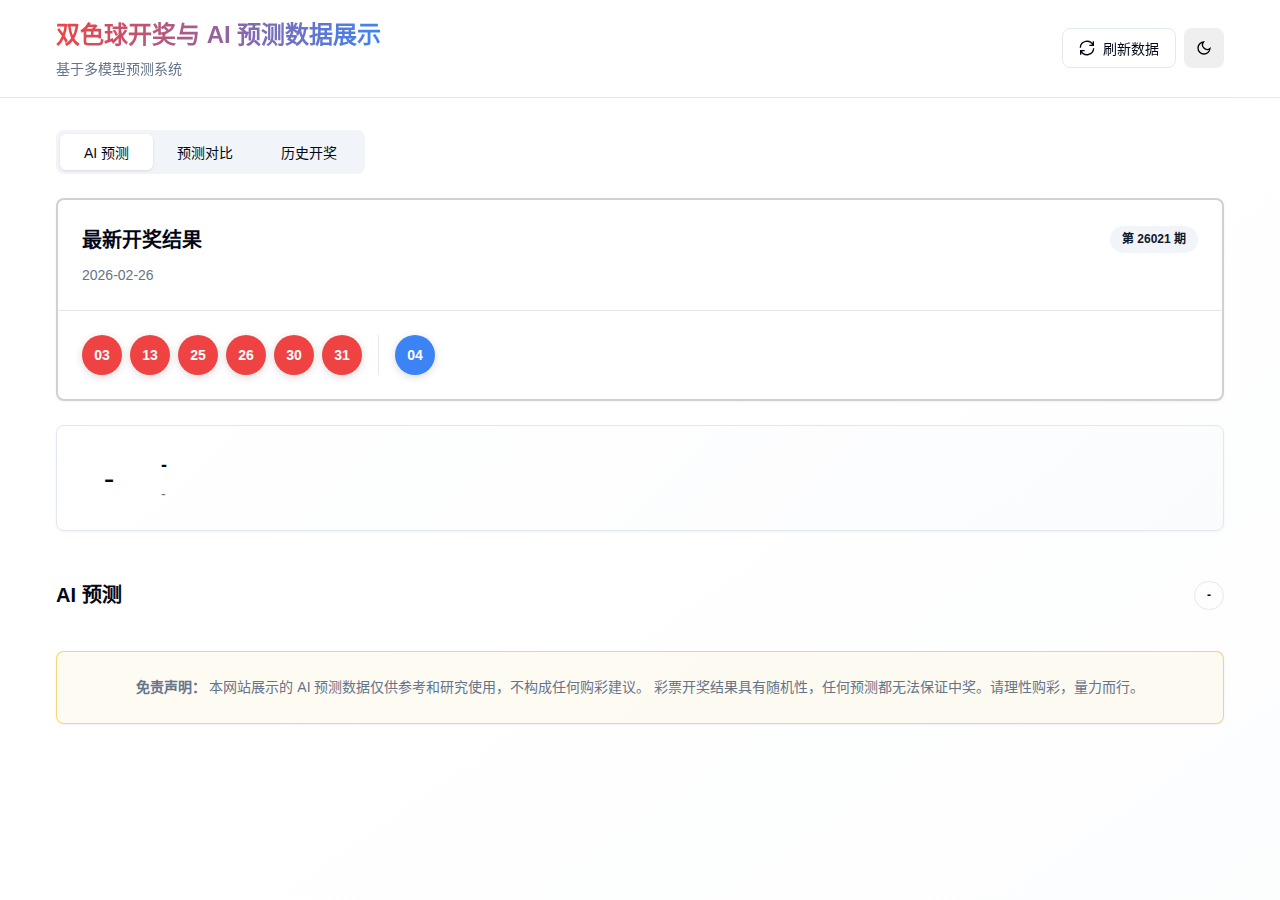
<file: index.html>
<!DOCTYPE html>
<html lang="zh-CN">
<head>
    <meta charset="UTF-8">
    <meta name="viewport" content="width=device-width, initial-scale=1.0">
    <title>双色球开奖与 AI 预测数据展示</title>
    <link rel="stylesheet" href="css/style.css">
</head>
<body class="light-theme">
    <!-- 加载动画 -->
    <div id="loadingScreen" class="loading-screen">
        <div class="loading-spinner"></div>
        <p class="loading-text">加载数据中...</p>
    </div>

    <div id="mainApp" class="main-app" style="display: none;">
        <!-- Header -->
        <header class="header">
            <div class="container">
                <div class="header-content">
                    <div class="header-left">
                        <h1 class="app-title">
                            <span class="gradient-text">双色球开奖与 AI 预测数据展示</span>
                        </h1>
                        <p class="app-subtitle">基于多模型预测系统</p>
                    </div>
                    <div class="header-actions">
                        <button class="btn btn-outline" id="btnRefresh">
                            <svg class="icon" viewBox="0 0 24 24" fill="none" stroke="currentColor">
                                <path d="M21.5 2v6h-6M2.5 22v-6h6M2 11.5a10 10 0 0 1 18.8-4.3M22 12.5a10 10 0 0 1-18.8 4.2"/>
                            </svg>
                            刷新数据
                        </button>
                        <button class="btn btn-icon" id="btnTheme" title="切换主题">
                            <svg class="icon sun-icon" viewBox="0 0 24 24" fill="none" stroke="currentColor">
                                <circle cx="12" cy="12" r="5"/>
                                <line x1="12" y1="1" x2="12" y2="3"/>
                                <line x1="12" y1="21" x2="12" y2="23"/>
                                <line x1="4.22" y1="4.22" x2="5.64" y2="5.64"/>
                                <line x1="18.36" y1="18.36" x2="19.78" y2="19.78"/>
                                <line x1="1" y1="12" x2="3" y2="12"/>
                                <line x1="21" y1="12" x2="23" y2="12"/>
                                <line x1="4.22" y1="19.78" x2="5.64" y2="18.36"/>
                                <line x1="18.36" y1="5.64" x2="19.78" y2="4.22"/>
                            </svg>
                            <svg class="icon moon-icon" viewBox="0 0 24 24" fill="none" stroke="currentColor">
                                <path d="M21 12.79A9 9 0 1 1 11.21 3 7 7 0 0 0 21 12.79z"/>
                            </svg>
                        </button>
                    </div>
                </div>
            </div>
        </header>

        <main class="main-content">
            <div class="container">
                <!-- Tabs -->
                <div class="tabs">
                    <div class="tabs-list">
                        <button class="tab-trigger active" data-tab="predictions">AI 预测</button>
                        <button class="tab-trigger" data-tab="predictions-history">预测对比</button>
                        <button class="tab-trigger" data-tab="history">历史开奖</button>
                    </div>

                    <!-- AI Predictions Tab -->
                    <div class="tab-content active" data-tab="predictions">
                        <!-- Latest Result Card -->
                        <div class="card latest-result-card" id="latestResultCard">
                            <div class="card-header">
                                <div class="card-title-group">
                                    <h2 class="card-title">最新开奖结果</h2>
                                    <span class="badge badge-secondary" id="latestPeriod">-</span>
                                </div>
                                <p class="card-description" id="latestDate">-</p>
                            </div>
                            <div class="card-content">
                                <div class="balls-container" id="latestBalls"></div>
                            </div>
                        </div>

                        <!-- Prediction Status Card -->
                        <div class="card prediction-status-card" id="predictionStatusCard">
                            <div class="card-content">
                                <div class="prediction-status" id="predictionStatus">
                                    <div class="status-icon" id="statusIcon">-</div>
                                    <div class="status-info">
                                        <h3 class="status-text" id="statusText">-</h3>
                                        <p class="status-description" id="statusDescription">-</p>
                                    </div>
                                </div>
                            </div>
                        </div>

                        <!-- Model Selector -->
                        <div class="model-selector" id="modelSelector"></div>

                        <!-- Predictions Grid -->
                        <div class="predictions-section">
                            <div class="section-header">
                                <h2 class="section-title" id="currentModelName">AI 预测</h2>
                                <span class="badge badge-outline" id="targetPeriod">-</span>
                            </div>
                            <div class="predictions-grid" id="predictionsGrid"></div>
                        </div>
                    </div>

                    <!-- Predictions History Tab -->
                    <div class="tab-content" data-tab="predictions-history">
                        <div class="card">
                            <div class="card-header">
                                <h2 class="card-title">历史预测对比</h2>
                                <p class="card-description">查看历史期号的预测结果与实际开奖对比，分析预测准确度</p>
                            </div>
                            <div class="card-content">
                                <div id="predictionsHistoryContainer"></div>
                            </div>
                        </div>
                    </div>

                    <!-- History Tab -->
                    <div class="tab-content" data-tab="history">
                        <div class="card">
                            <div class="card-header">
                                <h2 class="card-title">历史开奖记录</h2>
                                <p class="card-description" id="historyLastUpdate">-</p>
                            </div>
                            <div class="card-content">
                                <div class="history-list" id="historyList"></div>
                            </div>
                        </div>
                    </div>
                </div>

                <!-- Disclaimer -->
                <div class="card disclaimer-card">
                    <div class="card-content">
                        <p class="disclaimer-text">
                            <strong>免责声明：</strong>
                            本网站展示的 AI 预测数据仅供参考和研究使用，不构成任何购彩建议。
                            彩票开奖结果具有随机性，任何预测都无法保证中奖。请理性购彩，量力而行。
                        </p>
                    </div>
                </div>
            </div>
        </main>
    </div>

    <!-- 引入 JavaScript 模块 -->
    <script src="js/data-loader.js"></script>
    <script src="js/components.js"></script>
    <script src="js/app.js"></script>
</body>
</html>
</file>
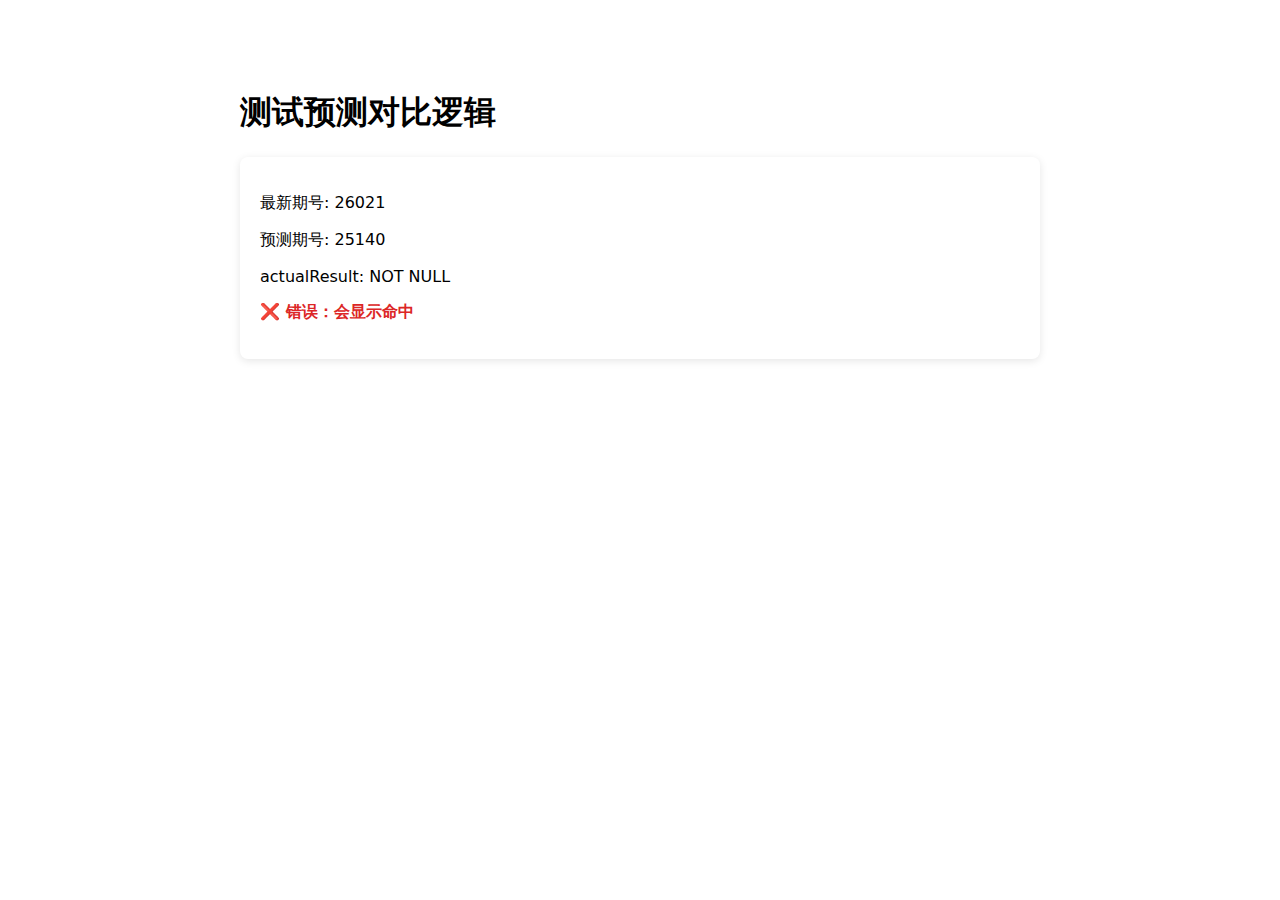
<file: test_frontend.html>
<!DOCTYPE html>
<html>
<head>
    <meta charset="UTF-8">
    <title>测试</title>
    <style>
        body { font-family: system-ui; max-width: 800px; margin: 50px auto; padding: 20px; }
        .result { background: white; padding: 20px; border-radius: 8px; box-shadow: 0 2px 8px rgba(0,0,0,0.1); }
        .success { color: #16a34a; font-weight: bold; }
        .error { color: #dc2626; font-weight: bold; }
    </style>
</head>
<body>
    <h1>测试预测对比逻辑</h1>
    <div class="result" id="result">加载中...</div>
    <script>
        async function test() {
            const result = document.getElementById('result');
            const lottery = await fetch('/data/lottery_history.json').then(r => r.json());
            const predictions = await fetch('/data/ai_predictions.json').then(r => r.json());
            
            const targetPeriod = predictions.target_period;
            const latestPeriod = lottery.data[0].period;
            
            let actualResult = null;
            if (lottery.data && lottery.data.length > 0) {
                if (parseInt(targetPeriod) <= parseInt(latestPeriod)) {
                    actualResult = lottery.data.find(item => item.period === targetPeriod);
                }
            }
            
            const isCorrect = !actualResult;
            result.innerHTML = '<p>最新期号: ' + latestPeriod + '</p>' +
                '<p>预测期号: ' + targetPeriod + '</p>' +
                '<p>actualResult: ' + (actualResult ? 'NOT NULL' : 'null') + '</p>' +
                '<p class="' + (isCorrect ? 'success' : 'error') + '">' +
                (isCorrect ? '✅ 正确：不会显示命中' : '❌ 错误：会显示命中') + '</p>';
        }
        test();
    </script>
</body>
</html>
</file>
<file: css/style.css>
/* ==================== CSS Variables ==================== */
:root {
    /* Light Theme Colors */
    --background: 0 0% 100%;
    --foreground: 222.2 84% 4.9%;
    --card: 0 0% 100%;
    --card-foreground: 222.2 84% 4.9%;
    --popover: 0 0% 100%;
    --popover-foreground: 222.2 84% 4.9%;
    --primary: 222.2 47.4% 11.2%;
    --primary-foreground: 210 40% 98%;
    --secondary: 210 40% 96.1%;
    --secondary-foreground: 222.2 47.4% 11.2%;
    --muted: 210 40% 96.1%;
    --muted-foreground: 215.4 16.3% 46.9%;
    --accent: 210 40% 96.1%;
    --accent-foreground: 222.2 47.4% 11.2%;
    --destructive: 0 84.2% 60.2%;
    --destructive-foreground: 210 40% 98%;
    --border: 214.3 31.8% 91.4%;
    --input: 214.3 31.8% 91.4%;
    --ring: 222.2 84% 4.9%;
    --radius: 0.5rem;

    /* Custom Colors */
    --red-ball: 0 84% 60%;
    --blue-ball: 217 91% 60%;
    --yellow-highlight: 45 93% 47%;
}

.dark-theme {
    --background: 222.2 84% 4.9%;
    --foreground: 210 40% 98%;
    --card: 222.2 84% 4.9%;
    --card-foreground: 210 40% 98%;
    --popover: 222.2 84% 4.9%;
    --popover-foreground: 210 40% 98%;
    --primary: 210 40% 98%;
    --primary-foreground: 222.2 47.4% 11.2%;
    --secondary: 217.2 32.6% 17.5%;
    --secondary-foreground: 210 40% 98%;
    --muted: 217.2 32.6% 17.5%;
    --muted-foreground: 215 20.2% 65.1%;
    --accent: 217.2 32.6% 17.5%;
    --accent-foreground: 210 40% 98%;
    --destructive: 0 62.8% 30.6%;
    --destructive-foreground: 210 40% 98%;
    --border: 217.2 32.6% 17.5%;
    --input: 217.2 32.6% 17.5%;
    --ring: 212.7 26.8% 83.9%;
}

/* ==================== Global Styles ==================== */
* {
    margin: 0;
    padding: 0;
    box-sizing: border-box;
}

body {
    font-family: -apple-system, BlinkMacSystemFont, 'Segoe UI', 'PingFang SC', 'Hiragino Sans GB',
                 'Microsoft YaHei', 'Helvetica Neue', Helvetica, Arial, sans-serif;
    background: hsl(var(--background));
    color: hsl(var(--foreground));
    line-height: 1.6;
    min-height: 100vh;
    transition: background-color 0.3s ease, color 0.3s ease;
}

.main-app {
    min-height: 100vh;
    background: linear-gradient(to bottom right,
        hsl(var(--background)),
        hsl(var(--background)),
        hsl(var(--muted) / 0.2));
}

.container {
    max-width: 1200px;
    margin: 0 auto;
    padding: 0 1rem;
}

/* ==================== Loading Screen ==================== */
.loading-screen {
    position: fixed;
    inset: 0;
    background: hsl(var(--background));
    display: flex;
    flex-direction: column;
    align-items: center;
    justify-content: center;
    z-index: 9999;
}

.loading-spinner {
    width: 2rem;
    height: 2rem;
    border: 3px solid hsl(var(--muted));
    border-top-color: hsl(var(--primary));
    border-radius: 50%;
    animation: spin 0.8s linear infinite;
}

@keyframes spin {
    to { transform: rotate(360deg); }
}

.loading-text {
    margin-top: 1rem;
    color: hsl(var(--muted-foreground));
}

/* ==================== Header ==================== */
.header {
    border-bottom: 1px solid hsl(var(--border));
    background: hsl(var(--background) / 0.95);
    backdrop-filter: blur(10px);
    position: sticky;
    top: 0;
    z-index: 50;
}

.header-content {
    display: flex;
    align-items: center;
    justify-content: space-between;
    padding: 1rem 0;
    gap: 1rem;
}

.header-left {
    flex: 1;
}

.app-title {
    font-size: 1.5rem;
    font-weight: 700;
    margin-bottom: 0.25rem;
}

.gradient-text {
    background: linear-gradient(to right, hsl(var(--red-ball)), hsl(var(--blue-ball)));
    -webkit-background-clip: text;
    background-clip: text;
    -webkit-text-fill-color: transparent;
}

.app-subtitle {
    font-size: 0.875rem;
    color: hsl(var(--muted-foreground));
}

.header-actions {
    display: flex;
    gap: 0.5rem;
}

/* ==================== Buttons ==================== */
.btn {
    display: inline-flex;
    align-items: center;
    justify-content: center;
    gap: 0.5rem;
    padding: 0.5rem 1rem;
    border-radius: var(--radius);
    font-size: 0.875rem;
    font-weight: 500;
    border: none;
    cursor: pointer;
    transition: all 0.2s ease;
    white-space: nowrap;
}

.btn-outline {
    background: hsl(var(--background));
    color: hsl(var(--foreground));
    border: 1px solid hsl(var(--border));
}

.btn-outline:hover {
    background: hsl(var(--accent));
}

.btn-primary {
    background: hsl(var(--primary));
    color: hsl(var(--primary-foreground));
}

.btn-primary:hover {
    opacity: 0.9;
}

.btn-icon {
    width: 2.5rem;
    height: 2.5rem;
    padding: 0.5rem;
}

.icon {
    width: 1rem;
    height: 1rem;
    stroke-width: 2;
}

/* Theme Toggle Icons */
.light-theme .sun-icon { display: none; }
.light-theme .moon-icon { display: block; }
.dark-theme .sun-icon { display: block; }
.dark-theme .moon-icon { display: none; }

/* ==================== Main Content ==================== */
.main-content {
    padding: 2rem 0;
}

/* ==================== Tabs ==================== */
.tabs {
    margin-bottom: 1.5rem;
}

.tabs-list {
    display: inline-flex;
    background: hsl(var(--muted));
    border-radius: var(--radius);
    padding: 0.25rem;
    margin-bottom: 1.5rem;
}

.tab-trigger {
    padding: 0.5rem 1.5rem;
    border: none;
    background: transparent;
    color: hsl(var(--foreground));
    font-size: 0.875rem;
    font-weight: 500;
    cursor: pointer;
    border-radius: calc(var(--radius) - 0.125rem);
    transition: all 0.2s ease;
}

.tab-trigger:hover {
    background: hsl(var(--background) / 0.5);
}

.tab-trigger.active {
    background: hsl(var(--background));
    box-shadow: 0 1px 3px rgba(0, 0, 0, 0.1);
}

.tab-content {
    display: none;
}

.tab-content.active {
    display: block;
    animation: fadeIn 0.3s ease;
}

@keyframes fadeIn {
    from { opacity: 0; transform: translateY(4px); }
    to { opacity: 1; transform: translateY(0); }
}

/* ==================== Cards ==================== */
.card {
    background: hsl(var(--card));
    border: 1px solid hsl(var(--border));
    border-radius: var(--radius);
    box-shadow: 0 1px 3px rgba(0, 0, 0, 0.05);
    margin-bottom: 1.5rem;
}

.card-header {
    padding: 1.5rem;
    border-bottom: 1px solid hsl(var(--border));
}

.card-title-group {
    display: flex;
    align-items: center;
    justify-content: space-between;
    margin-bottom: 0.5rem;
}

.card-title {
    font-size: 1.25rem;
    font-weight: 600;
    color: hsl(var(--card-foreground));
}

.card-description {
    font-size: 0.875rem;
    color: hsl(var(--muted-foreground));
}

.card-content {
    padding: 1.5rem;
}

.latest-result-card {
    border: 2px solid hsl(var(--primary) / 0.2);
}

.prediction-status-card {
    background: linear-gradient(135deg, hsl(var(--card)), hsl(var(--muted) / 0.3));
}

.disclaimer-card {
    border-color: hsl(var(--yellow-highlight) / 0.5);
    background: hsl(var(--yellow-highlight) / 0.05);
}

.disclaimer-text {
    font-size: 0.875rem;
    color: hsl(var(--muted-foreground));
    text-align: center;
    line-height: 1.6;
}

/* ==================== Prediction Status ==================== */
.next-draw-card {
    background: linear-gradient(135deg, hsl(var(--primary) / 0.05), hsl(var(--primary) / 0.1));
    border: 2px solid hsl(var(--primary) / 0.3);
}

.next-draw-info {
    display: flex;
    align-items: center;
    gap: 1.5rem;
}

.next-draw-icon {
    display: flex;
    align-items: center;
    justify-content: center;
    width: 4rem;
    height: 4rem;
    border-radius: 50%;
    background: linear-gradient(135deg, hsl(var(--primary)), hsl(var(--primary) / 0.8));
    font-size: 2rem;
    flex-shrink: 0;
    animation: pulse 2s ease-in-out infinite;
}

@keyframes pulse {
    0%, 100% {
        transform: scale(1);
        opacity: 1;
    }
    50% {
        transform: scale(1.05);
        opacity: 0.9;
    }
}

.next-draw-details {
    flex: 1;
}

.next-draw-title {
    font-size: 0.875rem;
    font-weight: 500;
    color: hsl(var(--muted-foreground));
    margin-bottom: 0.5rem;
}

.next-draw-period-date {
    display: flex;
    align-items: baseline;
    gap: 1rem;
    margin-bottom: 0.75rem;
}

.next-period {
    font-size: 1.5rem;
    font-weight: 700;
    color: hsl(var(--primary));
}

.next-date {
    font-size: 1rem;
    font-weight: 500;
    color: hsl(var(--foreground));
}

.prediction-availability {
    display: inline-flex;
    align-items: center;
    gap: 0.5rem;
    padding: 0.375rem 0.75rem;
    background: hsl(var(--primary) / 0.1);
    border-radius: 0.5rem;
    font-size: 0.875rem;
}

.prediction-availability.has-prediction {
    background: linear-gradient(135deg, #10b981, #059669);
    color: white;
}

.prediction-availability.no-prediction {
    background: linear-gradient(135deg, #f59e0b, #d97706);
    color: white;
}

.availability-icon {
    font-size: 1rem;
}

.availability-text {
    font-weight: 500;
}

.prediction-status {
    display: flex;
    align-items: center;
    gap: 1.5rem;
}

.status-icon {
    display: flex;
    align-items: center;
    justify-content: center;
    width: 3.5rem;
    height: 3.5rem;
    border-radius: 50%;
    font-size: 2rem;
    flex-shrink: 0;
    transition: transform 0.3s ease;
}

.status-icon:hover {
    transform: scale(1.1);
}

.status-info {
    flex: 1;
}

.status-text {
    font-size: 1.125rem;
    font-weight: 600;
    color: hsl(var(--foreground));
    margin-bottom: 0.25rem;
}

.status-description {
    font-size: 0.875rem;
    color: hsl(var(--muted-foreground));
    line-height: 1.5;
    margin: 0;
}

.prediction-status.status-未开奖 .status-icon {
    background: linear-gradient(135deg, hsl(142, 71%, 45%), hsl(142, 71%, 65%));
    box-shadow: 0 4px 12px hsla(142, 71%, 45%, 0.3);
}

.prediction-status.status-已开奖 .status-icon {
    background: linear-gradient(135deg, hsl(217, 91%, 60%), hsl(217, 91%, 75%));
    box-shadow: 0 4px 12px hsla(217, 91%, 60%, 0.3);
}

/* ==================== Badges ==================== */
.badge {
    display: inline-flex;
    align-items: center;
    padding: 0.25rem 0.75rem;
    border-radius: 9999px;
    font-size: 0.75rem;
    font-weight: 600;
    white-space: nowrap;
}

.badge-secondary {
    background: hsl(var(--secondary));
    color: hsl(var(--secondary-foreground));
}

.badge-outline {
    background: transparent;
    border: 1px solid hsl(var(--border));
    color: hsl(var(--foreground));
}

.badge-hit {
    background: hsl(var(--yellow-highlight));
    color: white;
}

/* ==================== Balls ==================== */
.balls-container {
    display: flex;
    align-items: center;
    gap: 0.5rem;
    flex-wrap: wrap;
}

.ball {
    display: inline-flex;
    align-items: center;
    justify-content: center;
    width: 2.5rem;
    height: 2.5rem;
    border-radius: 50%;
    color: white;
    font-weight: 700;
    font-size: 0.875rem;
    box-shadow: 0 2px 8px rgba(0, 0, 0, 0.15);
    transition: transform 0.2s ease;
}

.ball:hover {
    transform: scale(1.1);
}

.ball.red {
    background: hsl(var(--red-ball));
}

.ball.blue {
    background: hsl(var(--blue-ball));
}

.ball.hit {
    box-shadow: 0 0 0 4px hsl(var(--yellow-highlight)), 0 2px 8px rgba(0, 0, 0, 0.15);
    animation: pulse 1.5s infinite;
}

@keyframes pulse {
    0%, 100% { transform: scale(1); }
    50% { transform: scale(1.05); }
}

.ball-divider {
    width: 1px;
    height: 2.5rem;
    background: hsl(var(--border));
    margin: 0 0.5rem;
}

/* ==================== Model Selector ==================== */
.model-selector {
    display: flex;
    gap: 0.5rem;
    flex-wrap: wrap;
    margin-bottom: 1.5rem;
}

.model-btn {
    padding: 0.5rem 1rem;
    border-radius: var(--radius);
    font-size: 0.875rem;
    font-weight: 500;
    border: 1px solid hsl(var(--border));
    background: hsl(var(--background));
    color: hsl(var(--foreground));
    cursor: pointer;
    transition: all 0.2s ease;
}

.model-btn:hover {
    background: hsl(var(--accent));
}

.model-btn.active {
    background: hsl(var(--primary));
    color: hsl(var(--primary-foreground));
    border-color: hsl(var(--primary));
}

/* ==================== Predictions ==================== */
.predictions-section {
    margin-top: 1.5rem;
}

.section-header {
    display: flex;
    align-items: center;
    justify-content: space-between;
    margin-bottom: 1rem;
}

.section-title {
    font-size: 1.25rem;
    font-weight: 600;
}

.predictions-grid {
    display: grid;
    gap: 1rem;
    grid-template-columns: repeat(auto-fill, minmax(320px, 1fr));
}

.prediction-card {
    background: hsl(var(--card));
    border: 1px solid hsl(var(--border));
    border-radius: var(--radius);
    padding: 1rem;
    transition: all 0.2s ease;
}

.prediction-card:hover {
    box-shadow: 0 4px 12px rgba(0, 0, 0, 0.1);
    transform: translateY(-2px);
}

.prediction-header {
    display: flex;
    align-items: center;
    justify-content: space-between;
    margin-bottom: 0.5rem;
}

.strategy-name {
    font-weight: 600;
    font-size: 0.9375rem;
}

.strategy-desc {
    font-size: 0.75rem;
    color: hsl(var(--muted-foreground));
    margin-bottom: 1rem;
}

.prediction-balls {
    margin-bottom: 1rem;
}

.hit-info {
    padding: 0.5rem;
    background: hsl(var(--yellow-highlight) / 0.1);
    border-left: 3px solid hsl(var(--yellow-highlight));
    border-radius: 0.25rem;
    font-size: 0.8125rem;
    color: hsl(var(--foreground));
}

/* ==================== History List ==================== */
.history-list {
    display: flex;
    flex-direction: column;
    gap: 0.75rem;
}

.history-item {
    display: flex;
    align-items: center;
    gap: 1rem;
    padding: 1rem;
    border: 1px solid hsl(var(--border));
    border-radius: var(--radius);
    transition: background-color 0.2s ease;
}

.history-item:hover {
    background: hsl(var(--muted) / 0.5);
}

.history-info {
    min-width: 120px;
}

.history-period {
    font-weight: 600;
    font-size: 0.9375rem;
}

.history-date {
    font-size: 0.875rem;
    color: hsl(var(--muted-foreground));
}

.history-balls {
    flex: 1;
}

/* ==================== Historical Predictions ==================== */
.history-prediction-card {
    background: hsl(var(--card));
    border: 1px solid hsl(var(--border));
    border-radius: var(--radius);
    margin-bottom: 1.5rem;
    overflow: hidden;
}

.history-prediction-header {
    padding: 1.25rem 1.5rem;
    background: linear-gradient(135deg, hsl(var(--muted) / 0.5), hsl(var(--muted) / 0.2));
    border-bottom: 1px solid hsl(var(--border));
}

.history-prediction-title {
    display: flex;
    align-items: center;
    justify-content: space-between;
    margin-bottom: 0.75rem;
}

.history-prediction-period {
    font-size: 1.125rem;
    font-weight: 600;
    color: hsl(var(--foreground));
}

.history-prediction-date {
    font-size: 0.875rem;
    color: hsl(var(--muted-foreground));
}

.actual-result-section {
    padding: 1rem 1.5rem;
    background: hsl(var(--muted) / 0.3);
    border-bottom: 2px solid hsl(var(--border));
}

.actual-result-label {
    font-size: 0.875rem;
    font-weight: 600;
    color: hsl(var(--muted-foreground));
    margin-bottom: 0.5rem;
}

.model-predictions-section {
    padding: 1.5rem;
}

.model-section {
    margin-bottom: 2rem;
}

.model-section:last-child {
    margin-bottom: 0;
}

.model-header {
    display: flex;
    align-items: center;
    justify-content: space-between;
    margin-bottom: 1rem;
    padding-bottom: 0.75rem;
    border-bottom: 1px solid hsl(var(--border));
}

.model-name {
    font-size: 1rem;
    font-weight: 600;
    color: hsl(var(--foreground));
}

.model-best-group {
    display: flex;
    align-items: center;
    gap: 0.5rem;
}

.best-group-label {
    font-size: 0.75rem;
    color: hsl(var(--muted-foreground));
}

.comparison-grid {
    display: grid;
    gap: 0.75rem;
}

.comparison-row {
    padding: 1rem;
    background: hsl(var(--background));
    border: 1px solid hsl(var(--border));
    border-radius: var(--radius);
    transition: all 0.2s ease;
}

.comparison-row:hover {
    box-shadow: 0 2px 8px rgba(0, 0, 0, 0.08);
    transform: translateX(2px);
}

.comparison-row.best-prediction {
    border: 2px solid hsl(var(--yellow-highlight));
    background: hsl(var(--yellow-highlight) / 0.05);
}

.comparison-header {
    display: flex;
    align-items: center;
    justify-content: space-between;
    margin-bottom: 0.75rem;
}

.comparison-strategy {
    font-weight: 600;
    font-size: 0.875rem;
    color: hsl(var(--foreground));
}

.comparison-badges {
    display: flex;
    gap: 0.5rem;
    align-items: center;
}

.comparison-description {
    font-size: 0.75rem;
    color: hsl(var(--muted-foreground));
    margin-bottom: 0.75rem;
    line-height: 1.5;
}

.comparison-balls {
    margin-bottom: 0.5rem;
}

.accuracy-badge {
    display: inline-flex;
    align-items: center;
    gap: 0.25rem;
    padding: 0.25rem 0.75rem;
    border-radius: 9999px;
    font-size: 0.75rem;
    font-weight: 600;
    white-space: nowrap;
}

.accuracy-badge.excellent {
    background: linear-gradient(135deg, hsl(142, 71%, 45%), hsl(142, 71%, 55%));
    color: white;
}

.accuracy-badge.good {
    background: linear-gradient(135deg, hsl(45, 93%, 47%), hsl(45, 93%, 57%));
    color: white;
}

.accuracy-badge.fair {
    background: linear-gradient(135deg, hsl(217, 91%, 60%), hsl(217, 91%, 70%));
    color: white;
}

.accuracy-badge.poor {
    background: hsl(var(--muted));
    color: hsl(var(--muted-foreground));
}

.accuracy-badge .accuracy-icon {
    font-size: 0.875rem;
}

.best-badge {
    background: linear-gradient(135deg, hsl(var(--yellow-highlight)), hsl(45, 93%, 57%));
    color: white;
    padding: 0.25rem 0.75rem;
    border-radius: 9999px;
    font-size: 0.75rem;
    font-weight: 600;
    display: inline-flex;
    align-items: center;
    gap: 0.25rem;
}

/* ==================== Responsive Design ==================== */
@media (max-width: 768px) {
    .header-content {
        flex-direction: column;
        align-items: flex-start;
    }

    .header-actions {
        width: 100%;
        justify-content: space-between;
    }

    .app-title {
        font-size: 1.25rem;
    }

    .tabs-list {
        width: 100%;
        justify-content: center;
    }

    .tab-trigger {
        padding: 0.5rem 1rem;
        font-size: 0.8125rem;
    }

    .predictions-grid {
        grid-template-columns: 1fr;
    }

    .ball {
        width: 2rem;
        height: 2rem;
        font-size: 0.75rem;
    }

    .ball-divider {
        height: 2rem;
    }

    .history-item {
        flex-direction: column;
        align-items: flex-start;
    }

    .history-info {
        width: 100%;
    }

    .history-prediction-header {
        padding: 1rem;
    }

    .history-prediction-title {
        flex-direction: column;
        align-items: flex-start;
        gap: 0.5rem;
    }

    .actual-result-section {
        padding: 1rem;
    }

    .model-predictions-section {
        padding: 1rem;
    }

    .model-header {
        flex-direction: column;
        align-items: flex-start;
        gap: 0.5rem;
    }

    .comparison-header {
        flex-direction: column;
        align-items: flex-start;
        gap: 0.5rem;
    }

    .comparison-badges {
        width: 100%;
        justify-content: flex-start;
    }
}

@media (max-width: 480px) {
    .container {
        padding: 0 0.75rem;
    }

    .card-header,
    .card-content {
        padding: 1rem;
    }

    .btn {
        font-size: 0.8125rem;
        padding: 0.375rem 0.75rem;
    }
}
</file>
